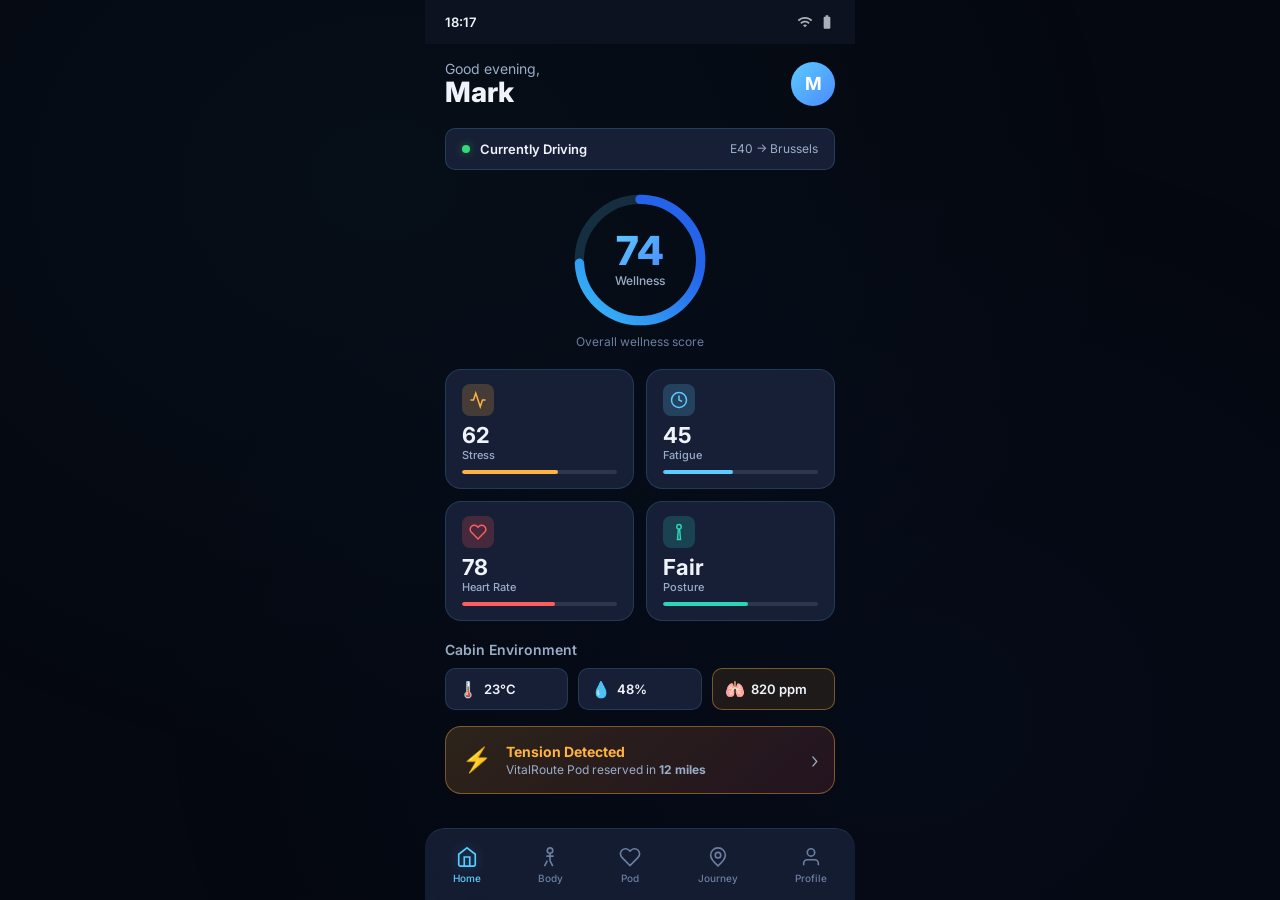
<file: app/index.html>
<!DOCTYPE html>
<html lang="en">
<head>
<meta charset="UTF-8">
<meta name="viewport" content="width=device-width, initial-scale=1.0, maximum-scale=1.0, user-scalable=no">
<title>VitalRoute — Driver App</title>
<link rel="preconnect" href="https://fonts.googleapis.com">
<link rel="preconnect" href="https://fonts.gstatic.com" crossorigin>
<link href="https://fonts.googleapis.com/css2?family=Inter:wght@300;400;500;600;700;800&display=swap" rel="stylesheet">
<link rel="stylesheet" href="css/style.css">
</head>
<body>

<!-- ═══════════ STATUS BAR (mock) ═══════════ -->
<div class="status-bar">
  <span class="time" id="statusTime">12:34</span>
  <div class="status-icons">
    <svg width="16" height="16" viewBox="0 0 24 24" fill="currentColor"><path d="M1 9l2 2c4.97-4.97 13.03-4.97 18 0l2-2C16.93 2.93 7.08 2.93 1 9zm8 8l3 3 3-3c-1.65-1.66-4.34-1.66-6 0zm-4-4l2 2c2.76-2.76 7.24-2.76 10 0l2-2C15.14 9.14 8.87 9.14 5 13z"/></svg>
    <svg width="16" height="16" viewBox="0 0 24 24" fill="currentColor"><path d="M15.67 4H14V2h-4v2H8.33C7.6 4 7 4.6 7 5.33v15.33C7 21.4 7.6 22 8.33 22h7.33c.74 0 1.34-.6 1.34-1.33V5.33C17 4.6 16.4 4 15.67 4z"/></svg>
  </div>
</div>

<!-- ═══════════ SCREENS ═══════════ -->
<main class="app-container">

  <!-- ── DASHBOARD ── -->
  <section class="screen active" id="screen-dashboard">
    <header class="screen-header">
      <div>
        <p class="greeting">Good afternoon,</p>
        <h1 class="driver-name">Mark</h1>
      </div>
      <div class="avatar" id="avatarBtn">M</div>
    </header>

    <!-- Live Status Banner -->
    <div class="status-banner driving">
      <div class="status-dot"></div>
      <span class="status-label">Currently Driving</span>
      <span class="status-route">E40 → Brussels</span>
    </div>

    <!-- Health Score Ring -->
    <div class="health-ring-container">
      <div class="health-ring">
        <svg viewBox="0 0 120 120">
          <circle cx="60" cy="60" r="52" class="ring-bg"/>
          <circle cx="60" cy="60" r="52" class="ring-fill" id="healthRing"/>
        </svg>
        <div class="ring-content">
          <span class="ring-value" id="healthScore">74</span>
          <span class="ring-label">Wellness</span>
        </div>
      </div>
      <div class="ring-subtitle">Overall wellness score</div>
    </div>

    <!-- Metric Cards -->
    <div class="metrics-grid">
      <div class="metric-card stress">
        <div class="metric-icon">
          <svg viewBox="0 0 24 24" fill="none" stroke="currentColor" stroke-width="2"><path d="M22 12h-4l-3 9L9 3l-3 9H2"/></svg>
        </div>
        <div class="metric-info">
          <span class="metric-value" id="stressVal">62</span>
          <span class="metric-label">Stress</span>
        </div>
        <div class="metric-bar"><div class="metric-bar-fill" style="width:62%;background:var(--warn)"></div></div>
      </div>
      <div class="metric-card fatigue">
        <div class="metric-icon">
          <svg viewBox="0 0 24 24" fill="none" stroke="currentColor" stroke-width="2"><circle cx="12" cy="12" r="10"/><path d="M12 6v6l4 2"/></svg>
        </div>
        <div class="metric-info">
          <span class="metric-value" id="fatigueVal">45</span>
          <span class="metric-label">Fatigue</span>
        </div>
        <div class="metric-bar"><div class="metric-bar-fill" style="width:45%;background:var(--accent)"></div></div>
      </div>
      <div class="metric-card heart">
        <div class="metric-icon">
          <svg viewBox="0 0 24 24" fill="none" stroke="currentColor" stroke-width="2"><path d="M20.84 4.61a5.5 5.5 0 0 0-7.78 0L12 5.67l-1.06-1.06a5.5 5.5 0 0 0-7.78 7.78l1.06 1.06L12 21.23l7.78-7.78 1.06-1.06a5.5 5.5 0 0 0 0-7.78z"/></svg>
        </div>
        <div class="metric-info">
          <span class="metric-value" id="heartVal">78</span>
          <span class="metric-label">Heart Rate</span>
        </div>
        <div class="metric-bar"><div class="metric-bar-fill" style="width:60%;background:var(--danger)"></div></div>
      </div>
      <div class="metric-card posture">
        <div class="metric-icon">
          <svg viewBox="0 0 24 24" fill="none" stroke="currentColor" stroke-width="2"><path d="M12 2a3 3 0 1 0 0 6 3 3 0 0 0 0-6zm-1 8h2l1 12h-4l1-12z"/></svg>
        </div>
        <div class="metric-info">
          <span class="metric-value" id="postureVal">Fair</span>
          <span class="metric-label">Posture</span>
        </div>
        <div class="metric-bar"><div class="metric-bar-fill" style="width:55%;background:var(--accent3)"></div></div>
      </div>
    </div>

    <!-- Environment Strip -->
    <div class="env-strip">
      <h3 class="section-title">Cabin Environment</h3>
      <div class="env-row">
        <div class="env-chip">
          <span class="env-icon">🌡️</span>
          <span class="env-val">23°C</span>
        </div>
        <div class="env-chip">
          <span class="env-icon">💧</span>
          <span class="env-val">48%</span>
        </div>
        <div class="env-chip warn">
          <span class="env-icon">🫁</span>
          <span class="env-val">820 ppm</span>
        </div>
      </div>
    </div>

    <!-- Alert Card -->
    <div class="alert-card" id="alertCard">
      <div class="alert-icon">⚡</div>
      <div class="alert-body">
        <h4>Tension Detected</h4>
        <p>VitalRoute Pod reserved in <strong>12 miles</strong></p>
      </div>
      <div class="alert-chevron">›</div>
    </div>
  </section>

  <!-- ── BODY MAP ── -->
  <section class="screen" id="screen-body">
    <header class="screen-header compact">
      <h2>Body Map</h2>
      <span class="header-badge">Live</span>
    </header>

    <div class="body-map-container">
      <!-- SVG Anatomical Body with interactive zones -->
      <div class="body-visual">
        <!-- Hover tooltip -->
        <div class="body-tooltip" id="bodyTooltip">
          <span class="bt-title"></span>
          <span class="bt-status"></span>
          <span class="bt-pressure"></span>
        </div>
        <svg viewBox="0 0 220 480" class="body-svg" id="bodySvg">
          <!-- Head (drawn first so hat overlaps on top) -->
          <ellipse cx="110" cy="38" rx="22" ry="26" class="body-part" data-zone="head" fill="rgba(96,210,255,0.18)" stroke="rgba(96,210,255,0.5)"/>
          <!-- Trucker Hat crown — sits on top of head -->
          <path d="M86 20 Q86 8 110 6 Q134 8 134 20 L134 16 Q130 12 110 10 Q90 12 86 16 Z" fill="rgba(75,138,255,0.5)" stroke="rgba(75,138,255,0.7)" stroke-width="1.2"/>
          <!-- Hat brim — extends forward from forehead line -->
          <path d="M80 20 Q82 16 110 14 Q138 16 140 20 Q142 24 138 26 Q134 22 110 20 Q86 22 82 26 Q78 24 80 20 Z" fill="rgba(75,138,255,0.6)" stroke="rgba(75,138,255,0.7)" stroke-width="1.2"/>
          <!-- Hat front panel patch -->
          <rect x="103" y="9" width="14" height="7" rx="2" fill="rgba(255,179,64,0.45)" stroke="rgba(255,179,64,0.65)" stroke-width="0.8"/>
          <!-- Neck -->
          <path d="M100 62 Q100 66 98 70 L122 70 Q120 66 120 62 Z" class="body-part" data-zone="neck" fill="rgba(96,210,255,0.15)" stroke="rgba(96,210,255,0.4)"/>
          <!-- Left Shoulder -->
          <path d="M98 70 Q78 68 60 80 Q56 84 58 90 L78 86 Q88 78 98 74 Z" class="body-part" data-zone="l-shoulder" fill="rgba(96,210,255,0.15)" stroke="rgba(96,210,255,0.4)"/>
          <!-- Right Shoulder -->
          <path d="M122 70 Q142 68 160 80 Q164 84 162 90 L142 86 Q132 78 122 74 Z" class="body-part" data-zone="r-shoulder" fill="rgba(96,210,255,0.15)" stroke="rgba(96,210,255,0.4)"/>
          <!-- Torso (chest + abdomen) -->
          <path d="M78 86 L58 90 Q54 96 56 120 L60 155 Q62 168 68 178 L76 190 Q90 196 110 198 Q130 196 144 190 L152 178 Q158 168 160 155 L164 120 Q166 96 162 90 L142 86 Q132 78 122 74 L98 74 Q88 78 78 86 Z" class="body-part" data-zone="torso" fill="rgba(96,210,255,0.15)" stroke="rgba(96,210,255,0.4)"/>
          <!-- Left Arm (upper) -->
          <path d="M58 90 Q52 94 48 106 L42 136 Q40 142 42 148 L48 148 Q50 142 52 136 L56 112 Q58 100 62 94 Z" class="body-part" data-zone="l-arm" fill="rgba(96,210,255,0.12)" stroke="rgba(96,210,255,0.35)"/>
          <!-- Left Forearm + Hand -->
          <path d="M42 148 Q38 158 36 172 L34 192 Q33 200 34 206 L38 218 Q40 222 44 222 Q46 220 46 216 L44 206 Q42 198 44 190 L46 172 Q48 158 48 148 Z" class="body-part" data-zone="l-arm" fill="rgba(96,210,255,0.10)" stroke="rgba(96,210,255,0.30)"/>
          <!-- Right Arm (upper) -->
          <path d="M162 90 Q168 94 172 106 L178 136 Q180 142 178 148 L172 148 Q170 142 168 136 L164 112 Q162 100 158 94 Z" class="body-part" data-zone="r-arm" fill="rgba(96,210,255,0.12)" stroke="rgba(96,210,255,0.35)"/>
          <!-- Right Forearm + Hand -->
          <path d="M178 148 Q182 158 184 172 L186 192 Q187 200 186 206 L182 218 Q180 222 176 222 Q174 220 174 216 L176 206 Q178 198 176 190 L174 172 Q172 158 172 148 Z" class="body-part" data-zone="r-arm" fill="rgba(96,210,255,0.10)" stroke="rgba(96,210,255,0.30)"/>
          <!-- Lower Back / Hips / Pelvis -->
          <path d="M76 190 Q90 196 110 198 Q130 196 144 190 L148 200 Q150 210 148 218 L142 226 Q130 232 110 234 Q90 232 78 226 L72 218 Q70 210 72 200 Z" class="body-part active-stress" data-zone="lower-back" fill="rgba(255,180,50,0.40)" stroke="rgba(255,180,50,0.8)"/>
          <!-- Left Thigh -->
          <path d="M78 226 Q80 234 82 250 L84 280 Q86 296 88 310 L92 310 Q94 296 94 280 L94 250 Q94 234 96 226 Q90 232 78 226 Z" class="body-part" data-zone="l-thigh" fill="rgba(96,210,255,0.15)" stroke="rgba(96,210,255,0.4)"/>
          <!-- Right Thigh -->
          <path d="M142 226 Q140 234 138 250 L136 280 Q134 296 132 310 L128 310 Q126 296 126 280 L126 250 Q126 234 124 226 Q130 232 142 226 Z" class="body-part active-warn" data-zone="r-thigh" fill="rgba(255,90,90,0.35)" stroke="rgba(255,90,90,0.7)"/>
          <!-- Left Knee + Shin -->
          <path d="M84 310 L82 320 Q80 330 80 345 L80 370 Q80 378 82 385 L86 385 Q90 378 90 370 L92 345 Q92 330 92 320 L92 310 Z" class="body-part" data-zone="l-calf" fill="rgba(96,210,255,0.12)" stroke="rgba(96,210,255,0.35)"/>
          <!-- Right Knee + Shin -->
          <path d="M136 310 L138 320 Q140 330 140 345 L140 370 Q140 378 138 385 L134 385 Q130 378 130 370 L128 345 Q128 330 128 320 L128 310 Z" class="body-part" data-zone="r-calf" fill="rgba(96,210,255,0.12)" stroke="rgba(96,210,255,0.35)"/>
          <!-- Left Foot -->
          <path d="M82 385 L80 395 Q78 405 74 412 Q72 416 74 418 L88 418 Q92 416 90 410 L88 400 Q88 392 86 385 Z" class="body-part" data-zone="l-foot" fill="rgba(96,210,255,0.10)" stroke="rgba(96,210,255,0.30)"/>
          <!-- Right Foot -->
          <path d="M138 385 L140 395 Q142 405 146 412 Q148 416 146 418 L132 418 Q128 416 130 410 L132 400 Q132 392 134 385 Z" class="body-part" data-zone="r-foot" fill="rgba(96,210,255,0.10)" stroke="rgba(96,210,255,0.30)"/>

          <!-- Pulse indicators on stressed areas -->
          <circle cx="110" cy="210" r="6" class="pulse-dot warn"/>
          <circle cx="132" cy="270" r="5" class="pulse-dot danger"/>
        </svg>
      </div>

      <!-- Zone Detail Panel -->
      <div class="zone-details" id="zoneDetails">
        <h3 class="zone-title" id="zoneTitle">Lower Back</h3>
        <div class="zone-status warn" id="zoneStatus">Elevated Tension</div>
        <div class="zone-stats">
          <div class="zone-stat">
            <span class="zone-stat-val">3.2h</span>
            <span class="zone-stat-lbl">Duration</span>
          </div>
          <div class="zone-stat">
            <span class="zone-stat-val">68%</span>
            <span class="zone-stat-lbl">Pressure</span>
          </div>
          <div class="zone-stat">
            <span class="zone-stat-val">Right</span>
            <span class="zone-stat-lbl">Lean</span>
          </div>
        </div>
        <p class="zone-advice">Recommended: lumbar stretch + targeted massage on right side.</p>
      </div>
    </div>

    <!-- Pressure Legend -->
    <div class="pressure-legend">
      <span class="legend-label">Pressure:</span>
      <div class="legend-gradient"></div>
      <div class="legend-labels">
        <span>Low</span>
        <span>Medium</span>
        <span>High</span>
      </div>
    </div>
  </section>

  <!-- ── RECOVERY POD ── -->
  <section class="screen" id="screen-pod">
    <header class="screen-header compact">
      <h2>Recovery Pod</h2>
      <span class="header-badge available">Available</span>
    </header>

    <!-- Pod Booking Card -->
    <div class="pod-hero">
      <div class="pod-hero-bg"></div>
      <div class="pod-info">
        <h3>VitalRoute Lounge</h3>
        <p class="pod-location">📍 Rest Stop E40 — Wetteren</p>
        <p class="pod-distance">12 miles ahead · ~14 min</p>
      </div>
      <div class="pod-btn-row">
        <button class="pod-reserve-btn" id="reserveBtn">
          <span>Reserve Pod</span>
          <svg class="reserve-icon-check" width="18" height="18" viewBox="0 0 24 24" fill="none" stroke="currentColor" stroke-width="2" style="display:none"><polyline points="20 6 9 17 4 12"/></svg>
          <svg class="reserve-icon-arrow" width="18" height="18" viewBox="0 0 24 24" fill="none" stroke="currentColor" stroke-width="2"><path d="M5 12h14"/><path d="M12 5l7 7-7 7"/></svg>
        </button>
        <button class="pod-map-btn" id="openMapBtn">
          <svg width="18" height="18" viewBox="0 0 24 24" fill="none" stroke="currentColor" stroke-width="2"><circle cx="12" cy="10" r="3"/><path d="M12 21.7C17.3 17 20 13 20 10a8 8 0 1 0-16 0c0 3 2.7 7 8 11.7z"/></svg>
          <span>Browse Map</span>
        </button>
      </div>
    </div>

    <!-- Pod Map Overlay -->
    <div class="pod-map-overlay" id="podMapOverlay">
      <div class="map-header">
        <button class="map-back-btn" id="mapBackBtn">
          <svg width="20" height="20" viewBox="0 0 24 24" fill="none" stroke="currentColor" stroke-width="2"><path d="M19 12H5"/><path d="M12 19l-7-7 7-7"/></svg>
        </button>
        <h3>Find a Pod</h3>
        <span class="map-count">5 nearby</span>
      </div>

      <div class="map-area" id="mapArea">
        <!-- Fake map background with roads -->
        <div class="map-bg">
          <svg viewBox="0 0 400 500" class="map-roads">
            <path d="M0 180 Q100 160 200 200 Q300 240 400 220" stroke="rgba(92,203,255,0.15)" stroke-width="3" fill="none"/>
            <path d="M0 300 Q80 280 160 310 Q240 340 320 320 Q360 310 400 320" stroke="rgba(92,203,255,0.12)" stroke-width="2.5" fill="none"/>
            <path d="M120 0 Q140 120 200 200 Q260 280 240 500" stroke="rgba(92,203,255,0.12)" stroke-width="2.5" fill="none"/>
            <path d="M300 0 Q280 100 320 200 Q360 300 340 500" stroke="rgba(92,203,255,0.08)" stroke-width="2" fill="none"/>
            <path d="M0 420 Q150 400 200 430 Q250 460 400 440" stroke="rgba(92,203,255,0.08)" stroke-width="2" fill="none"/>
          </svg>
          <!-- Current position -->
          <div class="map-you" style="left:32%;top:36%">
            <div class="map-you-dot"></div>
            <span>You</span>
          </div>
        </div>

        <!-- Pod markers -->
        <div class="map-marker" data-pod="0" style="left:52%;top:38%">
          <div class="marker-pin"></div>
        </div>
        <div class="map-marker" data-pod="1" style="left:68%;top:28%">
          <div class="marker-pin"></div>
        </div>
        <div class="map-marker" data-pod="2" style="left:40%;top:58%">
          <div class="marker-pin"></div>
        </div>
        <div class="map-marker" data-pod="3" style="left:75%;top:52%">
          <div class="marker-pin"></div>
        </div>
        <div class="map-marker" data-pod="4" style="left:25%;top:72%">
          <div class="marker-pin"></div>
        </div>
      </div>

      <!-- Bottom sheet card (hidden until marker click) -->
      <div class="map-sheet" id="mapSheet">
        <div class="map-sheet-handle"></div>
        <div class="map-sheet-body">
          <div class="map-pod-header">
            <div>
              <h4 class="map-pod-name" id="mapPodName">VitalRoute Lounge</h4>
              <p class="map-pod-loc" id="mapPodLoc">📍 Rest Stop E40 — Wetteren</p>
            </div>
            <div class="map-pod-rating" id="mapPodRating">
              <span class="rating-stars">★★★★★</span>
              <span class="rating-val">4.8</span>
            </div>
          </div>
          <div class="map-pod-stats">
            <div class="map-stat">
              <span class="map-stat-val" id="mapDist">12 mi</span>
              <span class="map-stat-lbl">Distance</span>
            </div>
            <div class="map-stat">
              <span class="map-stat-val" id="mapEta">~14 min</span>
              <span class="map-stat-lbl">ETA</span>
            </div>
            <div class="map-stat">
              <span class="map-stat-val" id="mapBeds">3 free</span>
              <span class="map-stat-lbl">Pods</span>
            </div>
          </div>
          <div class="map-pod-facilities" id="mapFacilities">
            <span class="facility-chip">💆 Massage</span>
            <span class="facility-chip">🧘 Breathing</span>
            <span class="facility-chip">🎨 Chromo</span>
            <span class="facility-chip">☕ Café</span>
          </div>
          <button class="pod-reserve-btn map-reserve-btn" id="mapReserveBtn">
            <span>Reserve This Pod</span>
            <svg width="18" height="18" viewBox="0 0 24 24" fill="none" stroke="currentColor" stroke-width="2"><path d="M5 12h14"/><path d="M12 5l7 7-7 7"/></svg>
          </button>
        </div>
      </div>
    </div>

    <!-- Prescription Preview -->
    <div class="rx-card">
      <h3 class="section-title">Your Recovery Prescription</h3>
      <div class="rx-items">
        <div class="rx-item">
          <div class="rx-icon" style="background:rgba(56,189,248,0.15);color:var(--accent)">💆</div>
          <div class="rx-detail">
            <h4>Targeted Massage</h4>
            <p>Right lumbar + hip focus, 8 min</p>
          </div>
        </div>
        <div class="rx-item">
          <div class="rx-icon" style="background:rgba(37,99,235,0.15);color:var(--accent2)">🎨</div>
          <div class="rx-detail">
            <h4>Chromotherapy</h4>
            <p>Cool blues — stress reduction mode</p>
          </div>
        </div>
        <div class="rx-item">
          <div class="rx-icon" style="background:rgba(20,184,166,0.15);color:var(--accent3)">🧘</div>
          <div class="rx-detail">
            <h4>Guided Breathing</h4>
            <p>4-7-8 pattern, 5 min</p>
          </div>
        </div>
        <div class="rx-item">
          <div class="rx-icon" style="background:rgba(245,158,11,0.15);color:var(--warn)">🪞</div>
          <div class="rx-detail">
            <h4>Smart Mirror Stretches</h4>
            <p>3 targeted hip & back stretches</p>
          </div>
        </div>
        <div class="rx-item">
          <div class="rx-icon" style="background:rgba(139,92,246,0.15);color:#8b5cf6">❄️</div>
          <div class="rx-detail">
            <h4>Climate Control</h4>
            <p>20°C, 45% humidity — recovery mode</p>
          </div>
        </div>
      </div>
    </div>

    <!-- Session Timer (hidden until active) -->
    <div class="session-card" id="sessionCard">
      <div class="session-header">
        <h3>Recovery Session</h3>
        <span class="session-badge">In Progress</span>
      </div>
      <div class="session-timer">
        <svg viewBox="0 0 100 100" class="timer-ring">
          <circle cx="50" cy="50" r="42" class="timer-bg"/>
          <circle cx="50" cy="50" r="42" class="timer-fill" id="timerFill"/>
        </svg>
        <div class="timer-content">
          <span class="timer-value" id="timerValue">12:45</span>
          <span class="timer-label">remaining</span>
        </div>
      </div>
      <div class="session-phase" id="sessionPhase">
        <span class="phase-dot active"></span>
        <span class="phase-dot"></span>
        <span class="phase-dot"></span>
        <span class="phase-label">Massage Phase</span>
      </div>
    </div>
  </section>

  <!-- ── JOURNEY ── -->
  <section class="screen" id="screen-journey">
    <header class="screen-header compact">
      <h2>Journey</h2>
      <span class="header-badge">4h 32m</span>
    </header>

    <!-- Route Summary -->
    <div class="route-summary">
      <div class="route-endpoint">
        <div class="route-dot start"></div>
        <div>
          <span class="route-city">Kortrijk</span>
          <span class="route-time">08:00</span>
        </div>
      </div>
      <div class="route-line">
        <div class="route-progress" id="routeProgress"></div>
        <div class="route-truck" id="routeTruck">🚛</div>
      </div>
      <div class="route-endpoint">
        <div class="route-dot end"></div>
        <div>
          <span class="route-city">Brussels</span>
          <span class="route-time">~13:30</span>
        </div>
      </div>
    </div>

    <!-- Timeline Events -->
    <div class="journey-timeline">
      <div class="j-event">
        <div class="j-time">08:00</div>
        <div class="j-track"><div class="j-dot start"></div></div>
        <div class="j-card">
          <h4>Departed Kortrijk</h4>
          <p>All systems nominal. Wellness: 92</p>
        </div>
      </div>
      <div class="j-event">
        <div class="j-time">09:45</div>
        <div class="j-track"><div class="j-dot info"></div></div>
        <div class="j-card">
          <h4>Posture Shift Detected</h4>
          <p>Weight shifted to right hip. Monitoring…</p>
        </div>
      </div>
      <div class="j-event">
        <div class="j-time">11:20</div>
        <div class="j-track"><div class="j-dot warn"></div></div>
        <div class="j-card">
          <h4>CO₂ Level Elevated</h4>
          <p>Cabin CO₂ at 820 ppm. Ventilation increased.</p>
        </div>
      </div>
      <div class="j-event">
        <div class="j-time">12:00</div>
        <div class="j-track"><div class="j-dot danger"></div></div>
        <div class="j-card">
          <h4>Stress Spike — Traffic</h4>
          <p>Grip pressure ↑ 40%, heart rate 92 bpm. Pod reserved.</p>
        </div>
      </div>
      <div class="j-event">
        <div class="j-time">12:15</div>
        <div class="j-track"><div class="j-dot recovery"></div></div>
        <div class="j-card">
          <h4>Arriving at VitalRoute Pod</h4>
          <p>Wetteren Rest Stop. Recovery session prepared.</p>
        </div>
      </div>
      <div class="j-event future">
        <div class="j-time">~13:30</div>
        <div class="j-track"><div class="j-dot end"></div></div>
        <div class="j-card">
          <h4>Brussels (ETA)</h4>
          <p>Estimated arrival after recovery break.</p>
        </div>
      </div>
    </div>
  </section>

  <!-- ── PROFILE ── -->
  <section class="screen" id="screen-profile">
    <header class="screen-header compact">
      <h2>Profile</h2>
    </header>

    <div class="profile-hero">
      <div class="profile-avatar">M</div>
      <h3 class="profile-name">Mark Vandenberghe</h3>
      <p class="profile-role">Long-haul Driver · 8 years</p>
    </div>

    <!-- Weekly Stats -->
    <div class="weekly-stats">
      <h3 class="section-title">This Week</h3>
      <div class="weekly-grid">
        <div class="weekly-item">
          <span class="weekly-val">4</span>
          <span class="weekly-lbl">Recovery Sessions</span>
        </div>
        <div class="weekly-item">
          <span class="weekly-val">2,140</span>
          <span class="weekly-lbl">km Driven</span>
        </div>
        <div class="weekly-item">
          <span class="weekly-val">78</span>
          <span class="weekly-lbl">Avg. Wellness</span>
        </div>
        <div class="weekly-item">
          <span class="weekly-val">↓ 22%</span>
          <span class="weekly-lbl">Stress vs Last Week</span>
        </div>
      </div>
    </div>

    <!-- Settings List -->
    <div class="settings-list">
      <h3 class="section-title">Settings</h3>
      <div class="setting-item">
        <span class="setting-icon">🔔</span>
        <span class="setting-text">Notifications</span>
        <div class="toggle active" data-setting="notifications"><div class="toggle-knob"></div></div>
      </div>
      <div class="setting-item">
        <span class="setting-icon">🔒</span>
        <span class="setting-text">Privacy Mode</span>
        <div class="toggle active" data-setting="privacy"><div class="toggle-knob"></div></div>
      </div>
      <div class="setting-item">
        <span class="setting-icon">📊</span>
        <span class="setting-text">Share Weekly Report</span>
        <div class="toggle" data-setting="report"><div class="toggle-knob"></div></div>
      </div>
      <div class="setting-item">
        <span class="setting-icon">🌙</span>
        <span class="setting-text">Dark Mode</span>
        <div class="toggle active" data-setting="darkmode"><div class="toggle-knob"></div></div>
      </div>
      <div class="setting-item">
        <span class="setting-icon">🌐</span>
        <span class="setting-text">Language</span>
        <span class="setting-value">English</span>
      </div>
    </div>

    <div class="privacy-notice">
      <svg width="14" height="14" viewBox="0 0 24 24" fill="none" stroke="currentColor" stroke-width="2"><rect x="3" y="11" width="18" height="11" rx="2" ry="2"/><path d="M7 11V7a5 5 0 0 1 10 0v4"/></svg>
      <span>All health data is processed locally on your truck. Your employer cannot access your biometric data.</span>
    </div>
  </section>

</main>

<!-- ═══════════ BOTTOM NAVIGATION ═══════════ -->
<nav class="bottom-nav" id="bottomNav">
  <button class="nav-item active" data-screen="dashboard">
    <svg viewBox="0 0 24 24" fill="none" stroke="currentColor" stroke-width="1.8"><path d="M3 9l9-7 9 7v11a2 2 0 0 1-2 2H5a2 2 0 0 1-2-2z"/><polyline points="9 22 9 12 15 12 15 22"/></svg>
    <span>Home</span>
  </button>
  <button class="nav-item" data-screen="body">
    <svg viewBox="0 0 24 24" fill="none" stroke="currentColor" stroke-width="1.8"><circle cx="12" cy="5" r="3"/><path d="M12 8v8m-4-5h8m-7 5l-3 6m6-6l3 6"/></svg>
    <span>Body</span>
  </button>
  <button class="nav-item" data-screen="pod">
    <svg viewBox="0 0 24 24" fill="none" stroke="currentColor" stroke-width="1.8"><path d="M20.84 4.61a5.5 5.5 0 0 0-7.78 0L12 5.67l-1.06-1.06a5.5 5.5 0 0 0-7.78 7.78l1.06 1.06L12 21.23l7.78-7.78 1.06-1.06a5.5 5.5 0 0 0 0-7.78z"/></svg>
    <span>Pod</span>
  </button>
  <button class="nav-item" data-screen="journey">
    <svg viewBox="0 0 24 24" fill="none" stroke="currentColor" stroke-width="1.8"><circle cx="12" cy="10" r="3"/><path d="M12 21.7C17.3 17 20 13 20 10a8 8 0 1 0-16 0c0 3 2.7 7 8 11.7z"/></svg>
    <span>Journey</span>
  </button>
  <button class="nav-item" data-screen="profile">
    <svg viewBox="0 0 24 24" fill="none" stroke="currentColor" stroke-width="1.8"><path d="M20 21v-2a4 4 0 0 0-4-4H8a4 4 0 0 0-4 4v2"/><circle cx="12" cy="7" r="4"/></svg>
    <span>Profile</span>
  </button>
</nav>

<script src="js/app.js"></script>
</body>
</html>
</file>
<file: app/css/style.css>
/* ══════════════════════════════════════════
   VitalRoute — Mobile App Prototype Styles
   ══════════════════════════════════════════ */

/* ── Variables ── */
:root {
  --bg:        #0d1220;
  --bg-card:   #171f36;
  --bg-card2:  #1f2a4a;
  --bg-glass:  rgba(23, 31, 54, 0.88);
  --accent:    #5ccbff;
  --accent2:   #4b8aff;
  --accent3:   #2dd4b8;
  --text:      #f0f4fa;
  --text-dim:  #9aadc8;
  --text-muted:#6b7fa0;
  --danger:    #ff5c5c;
  --warn:      #ffb340;
  --success:   #34d979;
  --purple:    #a78bfa;
  --font:      'Inter', -apple-system, BlinkMacSystemFont, sans-serif;
  --radius:    16px;
  --radius-sm: 10px;
  --nav-h:     72px;
  --status-h:  44px;
  --safe-bottom: env(safe-area-inset-bottom, 0px);
}

/* ── Light Theme ── */
[data-theme="light"] {
  --bg:        #f0f2f7;
  --bg-card:   #ffffff;
  --bg-card2:  #f7f8fc;
  --bg-glass:  rgba(255, 255, 255, 0.88);
  --accent:    #0c8ce9;
  --accent2:   #2563eb;
  --accent3:   #0d9488;
  --text:      #1a1f36;
  --text-dim:  #5a6578;
  --text-muted:#8892a4;
  --danger:    #dc2626;
  --warn:      #d97706;
  --success:   #16a34a;
  --purple:    #7c3aed;
}

[data-theme="light"] .status-bar {
  background: var(--bg);
  color: var(--text);
}

[data-theme="light"] .body-tooltip {
  background: rgba(255, 255, 255, 0.96);
  border-color: rgba(12, 140, 233, 0.25);
  box-shadow: 0 8px 24px rgba(0, 0, 0, 0.12);
}

[data-theme="light"] .metric-card,
[data-theme="light"] .env-chip,
[data-theme="light"] .zone-details,
[data-theme="light"] .pod-hero,
[data-theme="light"] .rx-card,
[data-theme="light"] .session-card,
[data-theme="light"] .route-summary,
[data-theme="light"] .j-card,
[data-theme="light"] .weekly-item,
[data-theme="light"] .pressure-legend,
[data-theme="light"] .status-banner {
  background: var(--bg-card);
  border-color: rgba(0, 0, 0, 0.08);
  box-shadow: 0 1px 4px rgba(0, 0, 0, 0.06);
}

[data-theme="light"] .alert-card {
  background: linear-gradient(135deg, rgba(217, 119, 6, 0.1), rgba(220, 38, 38, 0.06));
  border-color: rgba(217, 119, 6, 0.3);
}

[data-theme="light"] .metric-bar {
  background: rgba(0, 0, 0, 0.07);
}

[data-theme="light"] .ring-bg {
  stroke: rgba(12, 140, 233, 0.12);
}

[data-theme="light"] .bottom-nav {
  background: var(--bg-glass);
  border-top-color: rgba(0, 0, 0, 0.08);
}

[data-theme="light"] .j-track::before {
  background: rgba(12, 140, 233, 0.15);
}

[data-theme="light"] .j-dot {
  border-color: var(--bg);
}

[data-theme="light"] .route-line {
  background: rgba(0, 0, 0, 0.1);
}

[data-theme="light"] .toggle {
  background: rgba(0, 0, 0, 0.12);
}

[data-theme="light"] .toggle.active {
  background: var(--accent);
}

[data-theme="light"] .setting-item {
  border-bottom-color: rgba(0, 0, 0, 0.06);
}

[data-theme="light"] .rx-item {
  border-bottom-color: rgba(0, 0, 0, 0.06);
}

[data-theme="light"] .privacy-notice {
  background: rgba(12, 140, 233, 0.06);
  border-color: rgba(12, 140, 233, 0.15);
}

[data-theme="light"] .phase-dot {
  background: rgba(0, 0, 0, 0.12);
}

[data-theme="light"] .timer-bg {
  stroke: rgba(0, 0, 0, 0.08);
}

[data-theme="light"] .header-badge {
  background: rgba(12, 140, 233, 0.1);
}

[data-theme="light"] .header-badge.available {
  background: rgba(22, 163, 74, 0.1);
}

[data-theme="light"] .body-part {
  fill: rgba(12, 140, 233, 0.1) !important;
  stroke: rgba(12, 140, 233, 0.3) !important;
}

[data-theme="light"] .body-part.active-stress {
  fill: rgba(217, 119, 6, 0.25) !important;
  stroke: rgba(217, 119, 6, 0.6) !important;
}

[data-theme="light"] .body-part.active-warn {
  fill: rgba(220, 38, 38, 0.2) !important;
  stroke: rgba(220, 38, 38, 0.5) !important;
}

[data-theme="light"] .legend-gradient {
  background: linear-gradient(90deg, #0d9488, #0c8ce9, #d97706, #dc2626);
}

[data-theme="light"] .pod-reserve-btn {
  border-color: var(--accent);
  color: var(--accent);
}

[data-theme="light"] .pod-reserve-btn.reserved {
  border-color: transparent;
  color: white;
}

[data-theme="light"] .pod-map-btn {
  background: rgba(12, 140, 233, 0.06);
  border-color: rgba(12, 140, 233, 0.2);
}

[data-theme="light"] .pod-map-overlay {
  background: var(--bg);
}

[data-theme="light"] .map-bg {
  background:
    radial-gradient(ellipse at 30% 40%, rgba(13, 148, 136, 0.06) 0%, transparent 50%),
    radial-gradient(ellipse at 70% 60%, rgba(37, 99, 235, 0.04) 0%, transparent 50%),
    var(--bg-card);
}

[data-theme="light"] .map-sheet {
  background: var(--bg-card);
  border-top-color: rgba(0, 0, 0, 0.08);
  box-shadow: 0 -8px 32px rgba(0, 0, 0, 0.1);
}

[data-theme="light"] .map-sheet-handle {
  background: rgba(0, 0, 0, 0.12);
}

[data-theme="light"] .map-stat {
  background: rgba(12, 140, 233, 0.05);
  border-color: rgba(12, 140, 233, 0.1);
}

[data-theme="light"] .facility-chip {
  background: rgba(12, 140, 233, 0.06);
  border-color: rgba(12, 140, 233, 0.1);
}

[data-theme="light"] .env-chip.warn {
  border-color: rgba(217, 119, 6, 0.3);
  background: rgba(217, 119, 6, 0.08);
}

/* ── Reset ── */
*, *::before, *::after {
  margin: 0; padding: 0; box-sizing: border-box;
}

html, body {
  height: 100%;
  font-family: var(--font);
  background: var(--bg);
  color: var(--text);
  overflow: hidden;
  -webkit-font-smoothing: antialiased;
  -moz-osx-font-smoothing: grayscale;
  user-select: none;
}

/* ── Status Bar ── */
.status-bar {
  position: fixed;
  top: 0; left: 0; right: 0;
  height: var(--status-h);
  display: flex;
  align-items: center;
  justify-content: space-between;
  padding: 0 20px;
  z-index: 100;
  background: var(--bg);
  color: var(--text);
  font-size: 13px;
  font-weight: 600;
}

.status-icons {
  display: flex;
  gap: 6px;
  align-items: center;
  opacity: 0.7;
}

/* ── App Container ── */
.app-container {
  position: relative;
  width: 100%;
  height: 100%;
  overflow: hidden;
}

/* ── Screens ── */
.screen {
  position: absolute;
  inset: 0;
  top: var(--status-h);
  bottom: var(--nav-h);
  padding: 16px 20px 24px;
  overflow-y: auto;
  overflow-x: hidden;
  opacity: 0;
  transform: translateX(40px);
  pointer-events: none;
  transition: opacity 0.35s ease, transform 0.35s ease;
  -webkit-overflow-scrolling: touch;
}

.screen::-webkit-scrollbar { display: none; }
.screen { scrollbar-width: none; }

.screen.active {
  opacity: 1;
  transform: translateX(0);
  pointer-events: all;
}

.screen.exit-left {
  opacity: 0;
  transform: translateX(-40px);
}

/* ── Screen Headers ── */
.screen-header {
  display: flex;
  align-items: center;
  justify-content: space-between;
  margin-bottom: 20px;
}

.screen-header.compact { margin-bottom: 16px; }

.screen-header h2 {
  font-size: 24px;
  font-weight: 700;
  color: var(--text);
}

.greeting {
  font-size: 14px;
  color: var(--text-dim);
  font-weight: 400;
}

.driver-name {
  font-size: 28px;
  font-weight: 800;
  color: var(--text);
  line-height: 1.1;
}

.avatar {
  width: 44px;
  height: 44px;
  border-radius: 50%;
  background: linear-gradient(135deg, var(--accent), var(--accent2));
  display: flex;
  align-items: center;
  justify-content: center;
  font-weight: 700;
  font-size: 18px;
  color: white;
  cursor: pointer;
  transition: transform 0.2s, box-shadow 0.2s;
}

.avatar:active {
  transform: scale(0.92);
}

.header-badge {
  font-size: 11px;
  font-weight: 600;
  padding: 4px 10px;
  border-radius: 20px;
  background: rgba(92, 203, 255, 0.2);
  color: var(--accent);
  letter-spacing: 0.04em;
  text-transform: uppercase;
}

.header-badge.available {
  background: rgba(52, 217, 121, 0.2);
  color: var(--success);
}

/* ── Status Banner ── */
.status-banner {
  display: flex;
  align-items: center;
  gap: 10px;
  padding: 12px 16px;
  background: var(--bg-card);
  border-radius: var(--radius-sm);
  border: 1px solid rgba(92, 203, 255, 0.18);
  margin-bottom: 20px;
}

.status-dot {
  width: 8px;
  height: 8px;
  border-radius: 50%;
  background: var(--success);
  box-shadow: 0 0 8px rgba(34, 197, 94, 0.5);
  animation: pulse-dot 2s infinite;
}

@keyframes pulse-dot {
  0%, 100% { opacity: 1; }
  50% { opacity: 0.4; }
}

.status-label {
  font-size: 13px;
  font-weight: 600;
  color: var(--text);
}

.status-route {
  font-size: 12px;
  color: var(--text-dim);
  margin-left: auto;
}

/* ── Health Ring ── */
.health-ring-container {
  display: flex;
  flex-direction: column;
  align-items: center;
  margin: 4px 0 20px;
}

.health-ring {
  position: relative;
  width: 140px;
  height: 140px;
}

.health-ring svg {
  width: 100%;
  height: 100%;
  transform: rotate(-90deg);
}

.ring-bg {
  fill: none;
  stroke: rgba(92, 203, 255, 0.18);
  stroke-width: 8;
}

.ring-fill {
  fill: none;
  stroke: url(#ringGradient);
  stroke-width: 8;
  stroke-linecap: round;
  stroke-dasharray: 326.73;
  stroke-dashoffset: 85;
  transition: stroke-dashoffset 1s ease;
}

.ring-content {
  position: absolute;
  inset: 0;
  display: flex;
  flex-direction: column;
  align-items: center;
  justify-content: center;
}

.ring-value {
  font-size: 40px;
  font-weight: 800;
  background: linear-gradient(135deg, var(--accent), var(--accent2));
  -webkit-background-clip: text;
  -webkit-text-fill-color: transparent;
  background-clip: text;
  line-height: 1;
}

.ring-label {
  font-size: 12px;
  color: var(--text-dim);
  margin-top: 2px;
  font-weight: 500;
}

.ring-subtitle {
  font-size: 12px;
  color: var(--text-muted);
  margin-top: 4px;
}

/* ── Metrics Grid ── */
.metrics-grid {
  display: grid;
  grid-template-columns: 1fr 1fr;
  gap: 12px;
  margin-bottom: 20px;
}

.metric-card {
  background: var(--bg-card);
  border: 1px solid rgba(92, 203, 255, 0.16);
  border-radius: var(--radius);
  padding: 14px 16px;
  display: flex;
  flex-direction: column;
  gap: 8px;
  transition: border-color 0.3s, transform 0.2s;
}

.metric-card:active {
  transform: scale(0.97);
}

.metric-card .metric-icon {
  width: 32px;
  height: 32px;
  border-radius: 8px;
  display: flex;
  align-items: center;
  justify-content: center;
}

.metric-card .metric-icon svg {
  width: 18px;
  height: 18px;
}

.metric-card.stress .metric-icon { background: rgba(255, 179, 64, 0.2); color: var(--warn); }
.metric-card.fatigue .metric-icon { background: rgba(92, 203, 255, 0.2); color: var(--accent); }
.metric-card.heart .metric-icon { background: rgba(255, 92, 92, 0.2); color: var(--danger); }
.metric-card.posture .metric-icon { background: rgba(45, 212, 184, 0.2); color: var(--accent3); }

.metric-info {
  display: flex;
  flex-direction: column;
}

.metric-value {
  font-size: 22px;
  font-weight: 700;
  color: var(--text);
  line-height: 1;
}

.metric-label {
  font-size: 11px;
  color: var(--text-dim);
  font-weight: 500;
  margin-top: 2px;
}

.metric-bar {
  height: 4px;
  background: rgba(255, 255, 255, 0.1);
  border-radius: 4px;
  overflow: hidden;
}

.metric-bar-fill {
  height: 100%;
  border-radius: 4px;
  transition: width 1s ease;
}

/* ── Environment Strip ── */
.env-strip {
  margin-bottom: 16px;
}

.section-title {
  font-size: 14px;
  font-weight: 600;
  color: var(--text-dim);
  margin-bottom: 10px;
}

.env-row {
  display: flex;
  gap: 10px;
}

.env-chip {
  flex: 1;
  display: flex;
  align-items: center;
  gap: 6px;
  padding: 10px 12px;
  background: var(--bg-card);
  border: 1px solid rgba(92, 203, 255, 0.16);
  border-radius: var(--radius-sm);
  font-size: 13px;
  font-weight: 600;
}

.env-chip.warn {
  border-color: rgba(255, 179, 64, 0.4);
  background: rgba(255, 179, 64, 0.1);
}

.env-icon { font-size: 16px; }
.env-val { color: var(--text); }

/* ── Alert Card ── */
.alert-card {
  display: flex;
  align-items: center;
  gap: 14px;
  padding: 16px;
  background: linear-gradient(135deg, rgba(255, 179, 64, 0.16), rgba(255, 92, 92, 0.12));
  border: 1px solid rgba(255, 179, 64, 0.4);
  border-radius: var(--radius);
  cursor: pointer;
  transition: transform 0.2s, background 0.2s;
  animation: alert-glow 3s infinite;
}

@keyframes alert-glow {
  0%, 100% { box-shadow: 0 0 0 rgba(245, 158, 11, 0); }
  50% { box-shadow: 0 0 20px rgba(245, 158, 11, 0.12); }
}

.alert-card:active { transform: scale(0.98); }

.alert-icon { font-size: 24px; }

.alert-body h4 {
  font-size: 14px;
  font-weight: 700;
  color: var(--warn);
}

.alert-body p {
  font-size: 12px;
  color: var(--text-dim);
  margin-top: 2px;
}

.alert-chevron {
  margin-left: auto;
  font-size: 22px;
  color: var(--text-dim);
  font-weight: 300;
}


/* ══════════════════════════════
   BODY MAP SCREEN
   ══════════════════════════════ */

.body-map-container {
  display: flex;
  flex-direction: column;
  align-items: center;
  gap: 20px;
}

.body-visual {
  position: relative;
  width: 220px;
  height: auto;
}

.body-svg {
  width: 100%;
  height: auto;
}

/* Body Tooltip */
.body-tooltip {
  position: absolute;
  z-index: 20;
  pointer-events: none;
  background: rgba(23, 31, 54, 0.96);
  backdrop-filter: blur(12px);
  border: 1px solid rgba(92, 203, 255, 0.3);
  border-radius: 10px;
  padding: 10px 14px;
  display: flex;
  flex-direction: column;
  gap: 3px;
  opacity: 0;
  transform: translateY(4px);
  transition: opacity 0.2s, transform 0.2s;
  white-space: nowrap;
  box-shadow: 0 8px 24px rgba(0, 0, 0, 0.4);
}

.body-tooltip.visible {
  opacity: 1;
  transform: translateY(0);
}

.bt-title {
  font-size: 13px;
  font-weight: 700;
  color: var(--text);
}

.bt-status {
  font-size: 11px;
  font-weight: 600;
  padding: 2px 8px;
  border-radius: 8px;
  display: inline-block;
  width: fit-content;
}

.bt-status.ok {
  background: rgba(52, 217, 121, 0.2);
  color: var(--success);
}

.bt-status.warn {
  background: rgba(255, 179, 64, 0.2);
  color: var(--warn);
}

.bt-status.danger {
  background: rgba(255, 92, 92, 0.2);
  color: var(--danger);
}

.bt-pressure {
  font-size: 11px;
  color: var(--text-dim);
}

.body-part {
  stroke-width: 1.5;
  cursor: pointer;
  transition: fill 0.3s, stroke 0.3s, filter 0.3s;
}

.body-part:hover,
.body-part.selected {
  filter: brightness(1.4);
  stroke-width: 2;
}

.body-part.active-stress {
  animation: stress-pulse 2s infinite;
}

@keyframes stress-pulse {
  0%, 100% { filter: brightness(1); }
  50% { filter: brightness(1.3); }
}

.pulse-dot {
  animation: dot-ping 2s infinite;
  pointer-events: none;
}

.pulse-dot.warn { fill: var(--warn); }
.pulse-dot.danger { fill: var(--danger); }

@keyframes dot-ping {
  0% { r: 4; opacity: 1; }
  50% { r: 8; opacity: 0.3; }
  100% { r: 4; opacity: 1; }
}

/* Zone Details */
.zone-details {
  width: 100%;
  background: var(--bg-card);
  border: 1px solid rgba(92, 203, 255, 0.18);
  border-radius: var(--radius);
  padding: 16px 20px;
}

.zone-title {
  font-size: 18px;
  font-weight: 700;
  margin-bottom: 6px;
}

.zone-status {
  display: inline-block;
  font-size: 11px;
  font-weight: 600;
  padding: 3px 10px;
  border-radius: 12px;
  margin-bottom: 14px;
  text-transform: uppercase;
  letter-spacing: 0.04em;
}

.zone-status.warn {
  background: rgba(255, 179, 64, 0.2);
  color: var(--warn);
}

.zone-status.danger {
  background: rgba(255, 92, 92, 0.2);
  color: var(--danger);
}

.zone-status.ok {
  background: rgba(52, 217, 121, 0.2);
  color: var(--success);
}

.zone-stats {
  display: flex;
  gap: 16px;
  margin-bottom: 14px;
}

.zone-stat {
  display: flex;
  flex-direction: column;
}

.zone-stat-val {
  font-size: 18px;
  font-weight: 700;
  color: var(--text);
}

.zone-stat-lbl {
  font-size: 11px;
  color: var(--text-dim);
}

.zone-advice {
  font-size: 13px;
  color: var(--text-dim);
  line-height: 1.5;
  padding-top: 12px;
  border-top: 1px solid rgba(92, 203, 255, 0.12);
}

/* Pressure Legend */
.pressure-legend {
  margin-top: 16px;
  padding: 12px 16px;
  background: var(--bg-card);
  border-radius: var(--radius-sm);
  border: 1px solid rgba(92, 203, 255, 0.14);
}

.legend-label {
  font-size: 11px;
  color: var(--text-dim);
  font-weight: 600;
  text-transform: uppercase;
  letter-spacing: 0.05em;
  display: block;
  margin-bottom: 8px;
}

.legend-gradient {
  height: 8px;
  border-radius: 4px;
  background: linear-gradient(90deg, #14b8a6, #38bdf8, #f59e0b, #ef4444);
}

.legend-labels {
  display: flex;
  justify-content: space-between;
  margin-top: 4px;
  font-size: 10px;
  color: var(--text-muted);
}


/* ══════════════════════════════
   RECOVERY POD SCREEN
   ══════════════════════════════ */

.pod-hero {
  position: relative;
  background: var(--bg-card);
  border: 1px solid rgba(92, 203, 255, 0.18);
  border-radius: var(--radius);
  padding: 20px;
  margin-bottom: 16px;
  overflow: hidden;
}

.pod-hero-bg {
  position: absolute;
  top: -40px; right: -40px;
  width: 140px; height: 140px;
  background: radial-gradient(circle, rgba(56, 189, 248, 0.12), transparent 70%);
  pointer-events: none;
}

.pod-info h3 {
  font-size: 18px;
  font-weight: 700;
  margin-bottom: 6px;
}

.pod-location {
  font-size: 13px;
  color: var(--text-dim);
}

.pod-distance {
  font-size: 12px;
  color: var(--accent);
  margin-top: 2px;
  font-weight: 500;
}

.pod-reserve-btn {
  display: inline-flex;
  align-items: center;
  justify-content: center;
  gap: 8px;
  padding: 10px 16px;
  border: 2px solid var(--accent);
  border-radius: 10px;
  background: transparent;
  color: var(--accent);
  font-family: var(--font);
  font-size: 13px;
  font-weight: 600;
  cursor: pointer;
  transition: all 0.3s ease;
  flex: 1;
}

.pod-reserve-btn:active {
  transform: scale(0.96);
}

.pod-reserve-btn.reserved {
  background: linear-gradient(135deg, var(--accent3), var(--accent));
  border-color: transparent;
  color: white;
  box-shadow: 0 4px 16px rgba(45, 212, 184, 0.3);
}

.pod-reserve-btn svg { flex-shrink: 0; }

/* Pod Button Row */
.pod-btn-row {
  display: flex;
  gap: 10px;
  margin-top: 14px;
}

.pod-map-btn {
  display: inline-flex;
  align-items: center;
  justify-content: center;
  gap: 6px;
  padding: 10px 16px;
  border: 2px solid rgba(92, 203, 255, 0.25);
  border-radius: 10px;
  background: rgba(92, 203, 255, 0.06);
  color: var(--text-dim);
  font-family: var(--font);
  font-size: 13px;
  font-weight: 600;
  cursor: pointer;
  transition: all 0.3s ease;
  flex: 1;
}

.pod-map-btn:active { transform: scale(0.96); }
.pod-map-btn:hover { border-color: var(--accent); color: var(--accent); }

/* ── Pod Map Overlay ── */
.pod-map-overlay {
  position: fixed;
  inset: var(--status-h) 0 var(--nav-h) 0;
  background: var(--bg);
  z-index: 100;
  display: flex;
  flex-direction: column;
  opacity: 0;
  pointer-events: none;
  transform: translateY(20px);
  transition: all 0.35s cubic-bezier(0.4, 0, 0.2, 1);
}

.pod-map-overlay.open {
  opacity: 1;
  pointer-events: auto;
  transform: translateY(0);
}

.map-header {
  display: flex;
  align-items: center;
  gap: 12px;
  padding: 14px 20px;
  border-bottom: 1px solid rgba(92, 203, 255, 0.1);
}

.map-back-btn {
  background: none;
  border: none;
  color: var(--accent);
  cursor: pointer;
  padding: 4px;
  display: flex;
}

.map-header h3 {
  font-size: 17px;
  font-weight: 700;
  flex: 1;
}

.map-count {
  font-size: 12px;
  color: var(--accent3);
  background: rgba(45, 212, 184, 0.12);
  padding: 3px 10px;
  border-radius: 12px;
  font-weight: 600;
}

/* Map Area */
.map-area {
  flex: 1;
  position: relative;
  overflow: hidden;
}

.map-bg {
  position: absolute;
  inset: 0;
  background:
    radial-gradient(ellipse at 30% 40%, rgba(45, 212, 184, 0.05) 0%, transparent 50%),
    radial-gradient(ellipse at 70% 60%, rgba(75, 138, 255, 0.04) 0%, transparent 50%),
    var(--bg-card);
}

.map-roads {
  position: absolute;
  inset: 0;
  width: 100%;
  height: 100%;
}

.map-you {
  position: absolute;
  display: flex;
  flex-direction: column;
  align-items: center;
  gap: 4px;
  transform: translate(-50%, -50%);
  z-index: 5;
}

.map-you-dot {
  width: 14px;
  height: 14px;
  border-radius: 50%;
  background: var(--accent);
  border: 3px solid rgba(92, 203, 255, 0.3);
  box-shadow: 0 0 16px rgba(92, 203, 255, 0.5);
  animation: pulse-dot 2s infinite;
}

.map-you span {
  font-size: 10px;
  font-weight: 700;
  color: var(--accent);
  text-transform: uppercase;
  letter-spacing: 0.08em;
}

/* Map Markers */
.map-marker {
  position: absolute;
  transform: translate(-50%, -100%);
  cursor: pointer;
  z-index: 10;
  transition: transform 0.2s;
}

.map-marker:hover, .map-marker.active {
  transform: translate(-50%, -100%) scale(1.15);
  z-index: 15;
}

.marker-pin {
  width: 30px;
  height: 38px;
  position: relative;
}

.marker-pin::before {
  content: '';
  position: absolute;
  top: 0;
  left: 50%;
  transform: translateX(-50%);
  width: 26px;
  height: 26px;
  border-radius: 50% 50% 50% 0;
  transform: translateX(-50%) rotate(-45deg);
  background: linear-gradient(135deg, var(--accent3), var(--accent));
  box-shadow: 0 2px 10px rgba(45, 212, 184, 0.35);
  transition: background 0.2s;
}

.marker-pin::after {
  content: '🛏️';
  position: absolute;
  top: 3px;
  left: 50%;
  transform: translateX(-50%);
  font-size: 13px;
  z-index: 2;
}

.map-marker.active .marker-pin::before {
  background: linear-gradient(135deg, var(--accent), var(--accent2));
  box-shadow: 0 2px 16px rgba(92, 203, 255, 0.5);
}

/* Map Bottom Sheet */
.map-sheet {
  position: absolute;
  bottom: 0;
  left: 0;
  right: 0;
  background: var(--bg-card);
  border-top: 1px solid rgba(92, 203, 255, 0.15);
  border-radius: 20px 20px 0 0;
  padding: 10px 20px 20px;
  transform: translateY(100%);
  transition: transform 0.35s cubic-bezier(0.4, 0, 0.2, 1);
  z-index: 20;
  box-shadow: 0 -8px 32px rgba(0, 0, 0, 0.3);
}

.map-sheet.visible {
  transform: translateY(0);
}

.map-sheet-handle {
  width: 36px;
  height: 4px;
  border-radius: 2px;
  background: rgba(255, 255, 255, 0.15);
  margin: 0 auto 14px;
}

.map-pod-header {
  display: flex;
  justify-content: space-between;
  align-items: flex-start;
  margin-bottom: 14px;
}

.map-pod-name {
  font-size: 16px;
  font-weight: 700;
  margin-bottom: 3px;
}

.map-pod-loc {
  font-size: 12px;
  color: var(--text-dim);
}

.map-pod-rating {
  text-align: right;
}

.rating-stars {
  display: block;
  font-size: 12px;
  color: var(--warn);
  letter-spacing: 1px;
}

.rating-val {
  font-size: 14px;
  font-weight: 700;
  color: var(--text);
}

/* Pod Stats in sheet */
.map-pod-stats {
  display: flex;
  gap: 8px;
  margin-bottom: 12px;
}

.map-stat {
  flex: 1;
  text-align: center;
  padding: 10px 8px;
  background: rgba(92, 203, 255, 0.06);
  border: 1px solid rgba(92, 203, 255, 0.1);
  border-radius: var(--radius-sm);
}

.map-stat-val {
  display: block;
  font-size: 14px;
  font-weight: 700;
  color: var(--accent);
}

.map-stat-lbl {
  font-size: 10px;
  color: var(--text-muted);
  margin-top: 2px;
  display: block;
}

/* Facilities chips */
.map-pod-facilities {
  display: flex;
  flex-wrap: wrap;
  gap: 6px;
  margin-bottom: 14px;
}

.facility-chip {
  font-size: 11px;
  padding: 5px 10px;
  border-radius: 20px;
  background: rgba(92, 203, 255, 0.08);
  border: 1px solid rgba(92, 203, 255, 0.12);
  color: var(--text-dim);
  font-weight: 500;
}

.map-reserve-btn {
  width: 100%;
  justify-content: center;
  margin-top: 0;
}

/* Prescription Card */
.rx-card {
  background: var(--bg-card);
  border: 1px solid rgba(92, 203, 255, 0.16);
  border-radius: var(--radius);
  padding: 18px 20px;
  margin-bottom: 16px;
}

.rx-items {
  display: flex;
  flex-direction: column;
  gap: 12px;
}

.rx-item {
  display: flex;
  align-items: center;
  gap: 14px;
  padding: 10px 0;
  border-bottom: 1px solid rgba(255, 255, 255, 0.07);
}

.rx-item:last-child { border-bottom: none; }

.rx-icon {
  width: 42px;
  height: 42px;
  border-radius: 12px;
  display: flex;
  align-items: center;
  justify-content: center;
  font-size: 20px;
  flex-shrink: 0;
}

.rx-detail h4 {
  font-size: 14px;
  font-weight: 600;
  margin-bottom: 2px;
}

.rx-detail p {
  font-size: 12px;
  color: var(--text-dim);
}

/* Session Card */
.session-card {
  background: var(--bg-card);
  border: 1px solid rgba(45, 212, 184, 0.28);
  border-radius: var(--radius);
  padding: 20px;
  display: none;
}

.session-card.visible { display: block; }

.session-header {
  display: flex;
  align-items: center;
  justify-content: space-between;
  margin-bottom: 16px;
}

.session-header h3 {
  font-size: 16px;
  font-weight: 700;
}

.session-badge {
  font-size: 10px;
  font-weight: 600;
  padding: 3px 10px;
  border-radius: 12px;
  background: rgba(45, 212, 184, 0.2);
  color: var(--accent3);
  text-transform: uppercase;
  letter-spacing: 0.05em;
  animation: pulse-dot 2s infinite;
}

.session-timer {
  position: relative;
  width: 100px;
  height: 100px;
  margin: 0 auto 12px;
}

.timer-ring {
  width: 100%;
  height: 100%;
  transform: rotate(-90deg);
}

.timer-bg {
  fill: none;
  stroke: rgba(255, 255, 255, 0.12);
  stroke-width: 6;
}

.timer-fill {
  fill: none;
  stroke: var(--accent3);
  stroke-width: 6;
  stroke-linecap: round;
  stroke-dasharray: 263.89;
  stroke-dashoffset: 80;
  transition: stroke-dashoffset 1s;
}

.timer-content {
  position: absolute;
  inset: 0;
  display: flex;
  flex-direction: column;
  align-items: center;
  justify-content: center;
}

.timer-value {
  font-size: 20px;
  font-weight: 700;
  color: var(--text);
}

.timer-label {
  font-size: 10px;
  color: var(--text-dim);
}

.session-phase {
  display: flex;
  align-items: center;
  justify-content: center;
  gap: 6px;
}

.phase-dot {
  width: 8px;
  height: 8px;
  border-radius: 50%;
  background: rgba(255, 255, 255, 0.18);
}

.phase-dot.active {
  background: var(--accent3);
  box-shadow: 0 0 8px rgba(20, 184, 166, 0.5);
}

.phase-label {
  font-size: 12px;
  color: var(--text-dim);
  margin-left: 6px;
}


/* ══════════════════════════════
   JOURNEY SCREEN
   ══════════════════════════════ */

/* Route Summary */
.route-summary {
  display: flex;
  align-items: center;
  gap: 12px;
  padding: 16px;
  background: var(--bg-card);
  border: 1px solid rgba(92, 203, 255, 0.16);
  border-radius: var(--radius);
  margin-bottom: 20px;
}

.route-endpoint {
  display: flex;
  align-items: center;
  gap: 8px;
  flex-shrink: 0;
}

.route-dot {
  width: 10px;
  height: 10px;
  border-radius: 50%;
}

.route-dot.start { background: var(--accent3); }
.route-dot.end { background: var(--accent2); }

.route-city {
  font-size: 13px;
  font-weight: 600;
  display: block;
}

.route-time {
  font-size: 11px;
  color: var(--text-dim);
}

.route-line {
  flex: 1;
  height: 4px;
  background: rgba(255, 255, 255, 0.12);
  border-radius: 4px;
  position: relative;
  overflow: visible;
}

.route-progress {
  height: 100%;
  width: 65%;
  border-radius: 4px;
  background: linear-gradient(90deg, var(--accent3), var(--accent));
  transition: width 1s ease;
}

.route-truck {
  position: absolute;
  top: -10px;
  left: 63%;
  font-size: 18px;
  transition: left 1s ease;
  filter: drop-shadow(0 2px 6px rgba(0,0,0,0.4));
}

/* Journey Timeline */
.journey-timeline {
  position: relative;
  display: flex;
  flex-direction: column;
  gap: 0;
}

.j-event {
  display: flex;
  align-items: stretch;
  gap: 12px;
}

.j-event.future { opacity: 0.5; }

.j-time {
  width: 42px;
  flex-shrink: 0;
  font-size: 12px;
  color: var(--text-dim);
  font-weight: 600;
  text-align: right;
  padding-top: 12px;
  line-height: 1;
}

/* Track column: dot + vertical line */
.j-track {
  position: relative;
  width: 20px;
  flex-shrink: 0;
  display: flex;
  justify-content: center;
}

.j-track::before {
  content: '';
  position: absolute;
  top: 0;
  bottom: 0;
  left: 50%;
  width: 2px;
  transform: translateX(-50%);
  background: rgba(92, 203, 255, 0.2);
}

.j-event:first-child .j-track::before { top: 12px; }
.j-event:last-child .j-track::before { bottom: calc(100% - 18px); }

.j-dot {
  position: relative;
  width: 12px;
  height: 12px;
  border-radius: 50%;
  border: 2px solid var(--bg);
  z-index: 1;
  flex-shrink: 0;
  margin-top: 10px;
}

.j-dot.start { background: var(--accent3); box-shadow: 0 0 8px rgba(45, 212, 184, 0.6); }
.j-dot.info { background: var(--accent); box-shadow: 0 0 8px rgba(92, 203, 255, 0.6); }
.j-dot.warn { background: var(--warn); box-shadow: 0 0 8px rgba(255, 179, 64, 0.6); }
.j-dot.danger { background: var(--danger); box-shadow: 0 0 8px rgba(255, 92, 92, 0.6); }
.j-dot.recovery { background: var(--accent3); box-shadow: 0 0 8px rgba(45, 212, 184, 0.6); }
.j-dot.end { background: var(--accent2); box-shadow: 0 0 8px rgba(75, 138, 255, 0.5); }

.j-card {
  background: var(--bg-card);
  border: 1px solid rgba(92, 203, 255, 0.14);
  border-radius: var(--radius-sm);
  padding: 12px 14px;
  flex: 1;
  margin-bottom: 10px;
  transition: border-color 0.3s;
}

.j-card h4 {
  font-size: 13px;
  font-weight: 600;
  margin-bottom: 3px;
  color: var(--text);
}

.j-card p {
  font-size: 12px;
  color: var(--text-dim);
  line-height: 1.4;
}


/* ══════════════════════════════
   PROFILE SCREEN
   ══════════════════════════════ */

.profile-hero {
  display: flex;
  flex-direction: column;
  align-items: center;
  padding: 20px 0;
  margin-bottom: 20px;
}

.profile-avatar {
  width: 72px;
  height: 72px;
  border-radius: 50%;
  background: linear-gradient(135deg, var(--accent), var(--accent2));
  display: flex;
  align-items: center;
  justify-content: center;
  font-size: 28px;
  font-weight: 800;
  color: white;
  margin-bottom: 12px;
  box-shadow: 0 4px 24px rgba(56, 189, 248, 0.25);
}

.profile-name {
  font-size: 20px;
  font-weight: 700;
  margin-bottom: 4px;
}

.profile-role {
  font-size: 13px;
  color: var(--text-dim);
}

/* Weekly Stats */
.weekly-stats {
  margin-bottom: 20px;
}

.weekly-grid {
  display: grid;
  grid-template-columns: 1fr 1fr;
  gap: 10px;
}

.weekly-item {
  background: var(--bg-card);
  border: 1px solid rgba(92, 203, 255, 0.14);
  border-radius: var(--radius-sm);
  padding: 14px;
  text-align: center;
}

.weekly-val {
  display: block;
  font-size: 22px;
  font-weight: 700;
  color: var(--accent);
  margin-bottom: 2px;
}

.weekly-lbl {
  font-size: 11px;
  color: var(--text-dim);
}

/* Settings List */
.settings-list {
  margin-bottom: 16px;
}

.setting-item {
  display: flex;
  align-items: center;
  gap: 12px;
  padding: 14px 0;
  border-bottom: 1px solid rgba(255, 255, 255, 0.07);
}

.setting-item:last-child { border-bottom: none; }

.setting-icon { font-size: 18px; }

.setting-text {
  font-size: 14px;
  font-weight: 500;
  flex: 1;
}

.setting-value {
  font-size: 13px;
  color: var(--text-dim);
}

/* Toggle */
.toggle {
  width: 44px;
  height: 26px;
  border-radius: 13px;
  background: rgba(255, 255, 255, 0.15);
  position: relative;
  cursor: pointer;
  transition: background 0.3s;
}

.toggle.active {
  background: var(--accent);
}

.toggle-knob {
  position: absolute;
  top: 3px;
  left: 3px;
  width: 20px;
  height: 20px;
  border-radius: 50%;
  background: white;
  transition: transform 0.3s;
  box-shadow: 0 1px 3px rgba(0,0,0,0.3);
}

.toggle.active .toggle-knob {
  transform: translateX(18px);
}

/* Privacy Notice */
.privacy-notice {
  display: flex;
  align-items: flex-start;
  gap: 10px;
  padding: 14px 16px;
  background: rgba(92, 203, 255, 0.08);
  border: 1px solid rgba(92, 203, 255, 0.18);
  border-radius: var(--radius-sm);
  margin-top: 8px;
}

.privacy-notice svg {
  flex-shrink: 0;
  color: var(--accent);
  margin-top: 1px;
}

.privacy-notice span {
  font-size: 11px;
  color: var(--text-dim);
  line-height: 1.5;
}


/* ══════════════════════════════
   BOTTOM NAVIGATION
   ══════════════════════════════ */

.bottom-nav {
  position: fixed;
  bottom: 0;
  left: 0;
  right: 0;
  height: var(--nav-h);
  background: var(--bg-glass);
  backdrop-filter: blur(20px);
  -webkit-backdrop-filter: blur(20px);
  border-top: 1px solid rgba(92, 203, 255, 0.14);
  display: flex;
  align-items: center;
  justify-content: space-around;
  padding-bottom: var(--safe-bottom);
  z-index: 100;
}

.nav-item {
  display: flex;
  flex-direction: column;
  align-items: center;
  gap: 4px;
  background: none;
  border: none;
  color: var(--text-muted);
  font-family: var(--font);
  font-size: 10px;
  font-weight: 500;
  cursor: pointer;
  padding: 8px 12px;
  border-radius: 12px;
  transition: color 0.3s, background 0.3s;
  -webkit-tap-highlight-color: transparent;
}

.nav-item svg {
  width: 22px;
  height: 22px;
  transition: stroke 0.3s;
}

.nav-item.active {
  color: var(--accent);
}

.nav-item.active svg {
  stroke: var(--accent);
  filter: drop-shadow(0 0 6px rgba(56, 189, 248, 0.4));
}

.nav-item:active {
  background: rgba(56, 189, 248, 0.08);
}


/* ══════════════════════════════
   ANIMATIONS
   ══════════════════════════════ */

@keyframes fadeInUp {
  from {
    opacity: 0;
    transform: translateY(16px);
  }
  to {
    opacity: 1;
    transform: translateY(0);
  }
}

.screen.active .metric-card,
.screen.active .env-chip,
.screen.active .rx-item,
.screen.active .j-event,
.screen.active .weekly-item,
.screen.active .setting-item {
  animation: fadeInUp 0.4s ease both;
}

.screen.active .metric-card:nth-child(1),
.screen.active .rx-item:nth-child(1),
.screen.active .j-event:nth-child(1) { animation-delay: 0.05s; }
.screen.active .metric-card:nth-child(2),
.screen.active .rx-item:nth-child(2),
.screen.active .j-event:nth-child(2) { animation-delay: 0.1s; }
.screen.active .metric-card:nth-child(3),
.screen.active .rx-item:nth-child(3),
.screen.active .j-event:nth-child(3) { animation-delay: 0.15s; }
.screen.active .metric-card:nth-child(4),
.screen.active .rx-item:nth-child(4),
.screen.active .j-event:nth-child(4) { animation-delay: 0.2s; }
.screen.active .rx-item:nth-child(5),
.screen.active .j-event:nth-child(5) { animation-delay: 0.25s; }
.screen.active .j-event:nth-child(6) { animation-delay: 0.3s; }


/* ══════════════════════════════
   RESPONSIVE — Wider screens
   ══════════════════════════════ */

@media (min-width: 480px) {
  .app-container {
    max-width: 430px;
    margin: 0 auto;
  }

  .status-bar {
    max-width: 430px;
    left: 50%;
    transform: translateX(-50%);
  }

  .bottom-nav {
    max-width: 430px;
    left: 50%;
    transform: translateX(-50%);
    border-radius: 20px 20px 0 0;
  }

  body {
    background: #050810;
  }

  [data-theme="light"] body {
    background: #e8eaf0;
  }

  body::before {
    content: '';
    position: fixed;
    inset: 0;
    background:
      radial-gradient(ellipse at 30% 20%, rgba(56, 189, 248, 0.04), transparent 60%),
      radial-gradient(ellipse at 70% 80%, rgba(37, 99, 235, 0.04), transparent 60%);
    pointer-events: none;
  }
}
</file>
